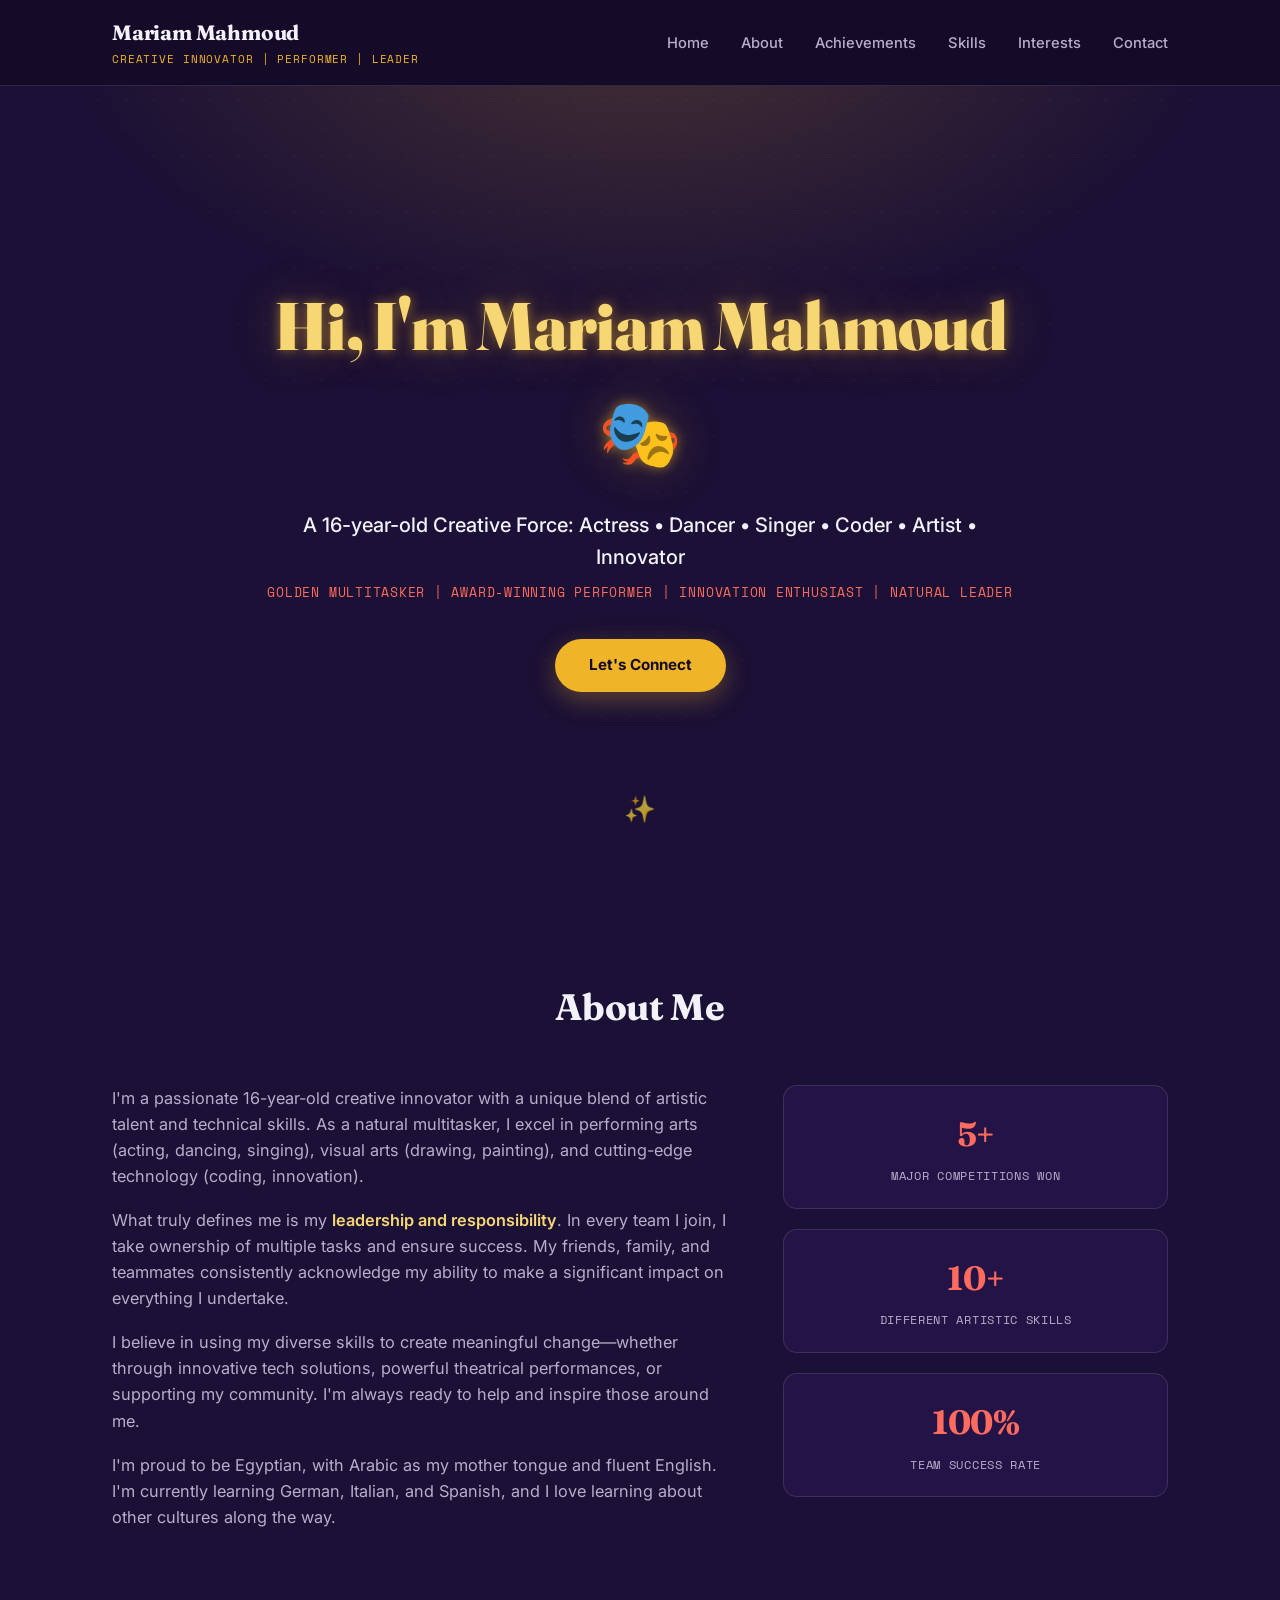
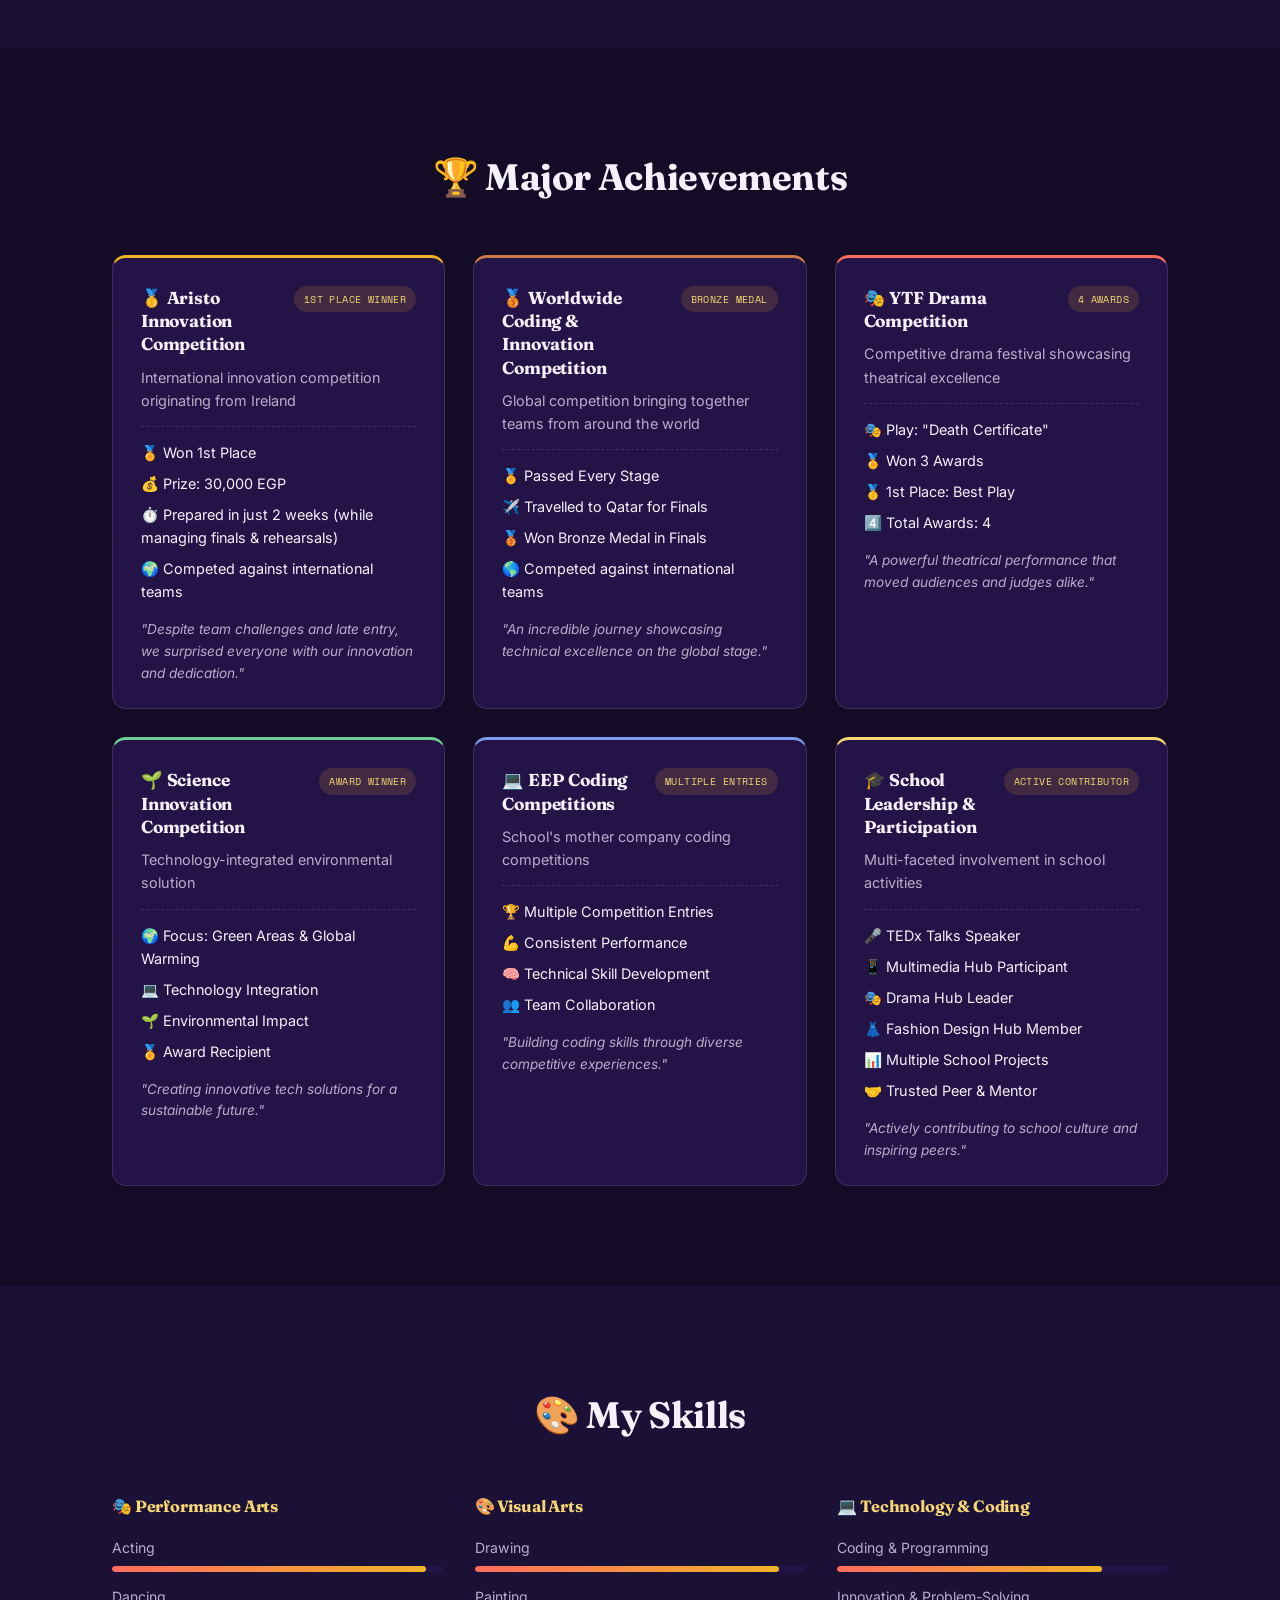
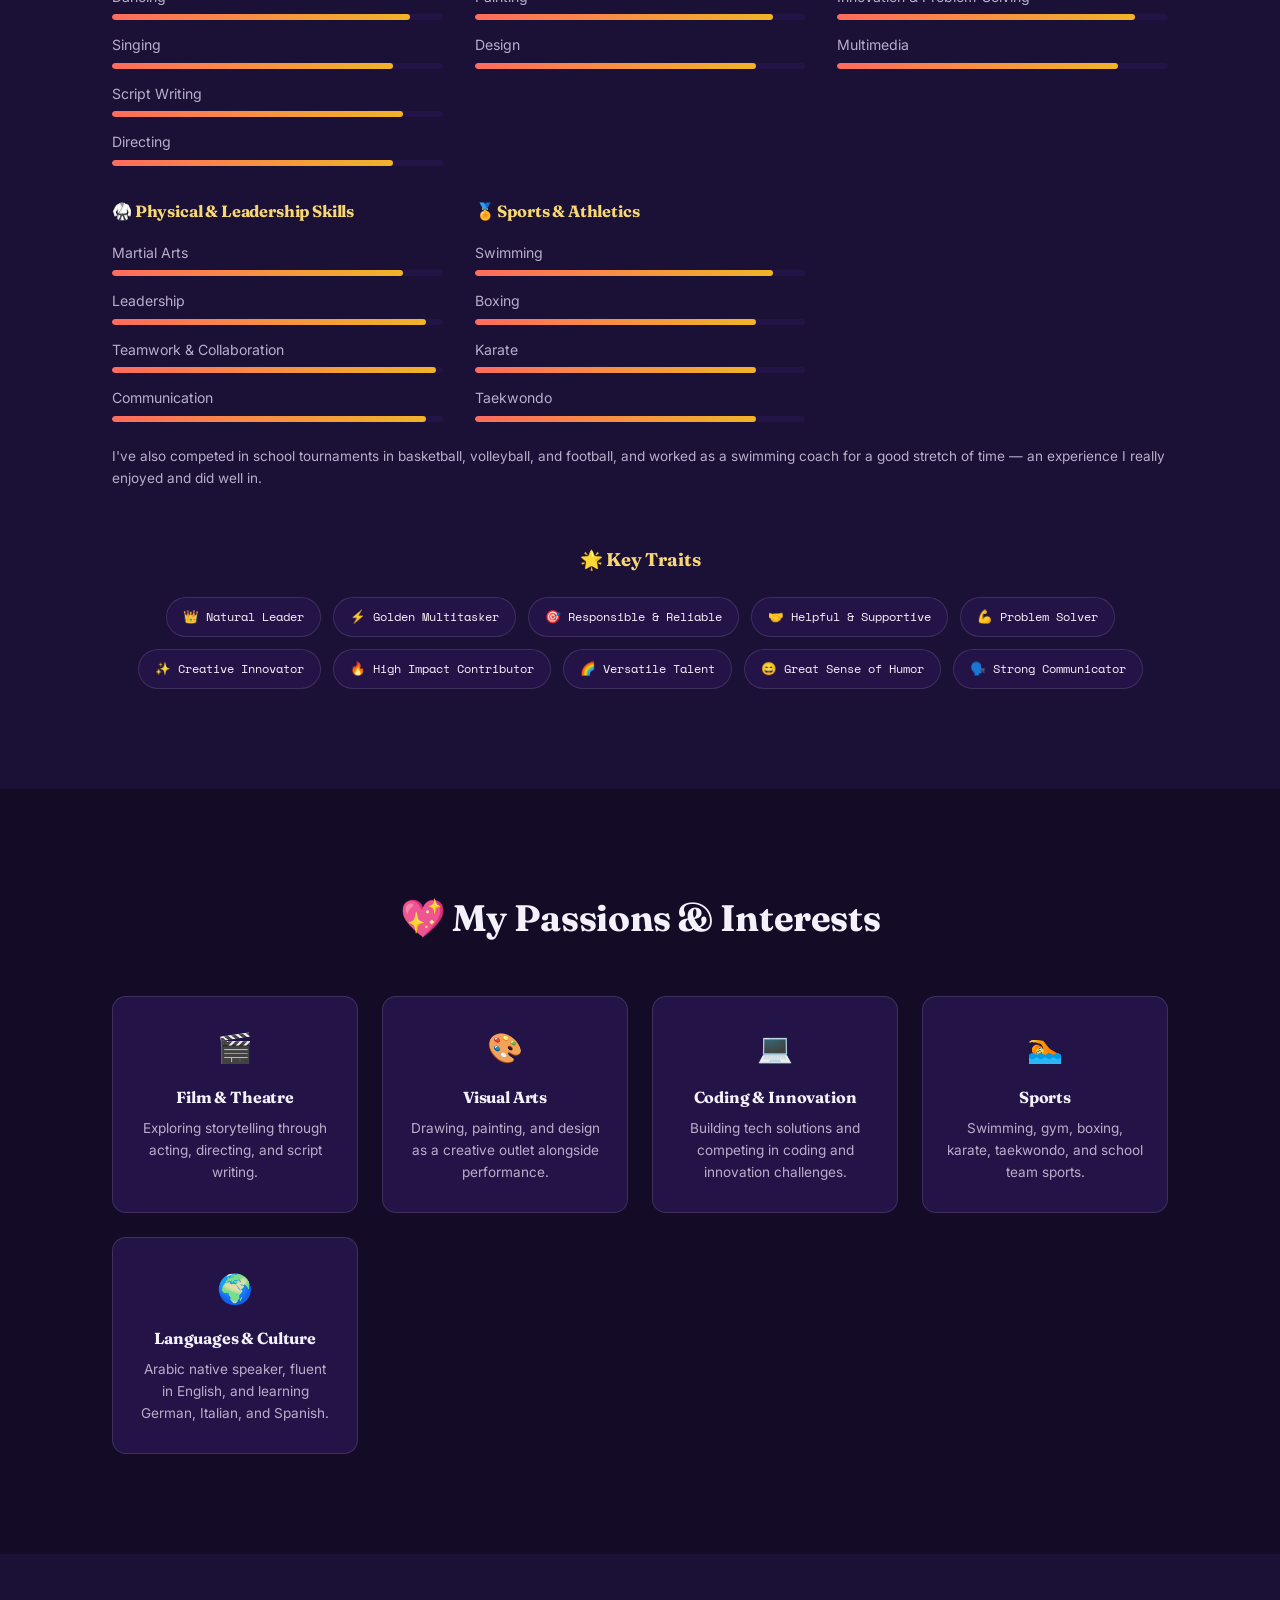
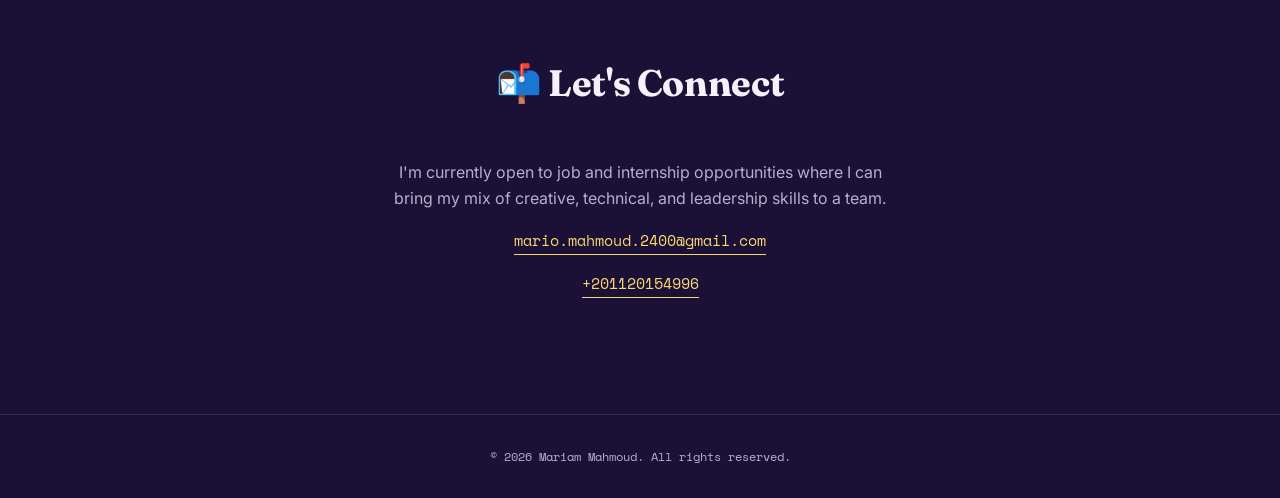
<file: index.html>
<!DOCTYPE html>
<html lang="en">
<head>
    <meta charset="UTF-8">
    <meta name="viewport" content="width=device-width, initial-scale=1.0">
    <title>Mariam Mahmoud - Creative Innovator & Performer</title>
    <link rel="stylesheet" href="style.css">
    <link rel="stylesheet" href="https://cdnjs.cloudflare.com/ajax/libs/font-awesome/6.4.0/css/all.min.css">
</head>
<body>
    <!-- Navigation -->
    <nav class="navbar">
        <div class="container">
            <div class="logo">
                <h1>Mariam Mahmoud</h1>
                <p class="tagline">Creative Innovator | Performer | Leader</p>
            </div>
            <ul class="nav-links">
                <li><a href="#home">Home</a></li>
                <li><a href="#about">About</a></li>
                <li><a href="#achievements">Achievements</a></li>
                <li><a href="#skills">Skills</a></li>
                <li><a href="#interests">Interests</a></li>
                <li><a href="#contact">Contact</a></li>
            </ul>
            <div class="hamburger">
                <span></span>
                <span></span>
                <span></span>
            </div>
        </div>
    </nav>

    <!-- Hero Section -->
    <section class="hero" id="home">
        <div class="hero-content">
            <h1 class="hero-title">Hi, I'm Mariam Mahmoud 🎭</h1>
            <p class="hero-subtitle">A 16-year-old Creative Force: Actress • Dancer • Singer • Coder • Artist • Innovator</p>
            <p class="hero-description">Golden Multitasker | Award-Winning Performer | Innovation Enthusiast | Natural Leader</p>
            <a href="#contact" class="cta-button">Let's Connect</a>
        </div>
        <div class="hero-emoji">
            ✨
        </div>
    </section>

    <!-- About Section -->
    <section class="about" id="about">
        <div class="container">
            <h2>About Me</h2>
            <div class="about-content">
                <div class="about-text">
                    <p>
                        I'm a passionate 16-year-old creative innovator with a unique blend of artistic talent and technical skills. 
                        As a natural multitasker, I excel in performing arts (acting, dancing, singing), visual arts (drawing, painting), 
                        and cutting-edge technology (coding, innovation).
                    </p>
                    <p>
                        What truly defines me is my <strong>leadership and responsibility</strong>. In every team I join, I take ownership 
                        of multiple tasks and ensure success. My friends, family, and teammates consistently acknowledge my ability to make 
                        a significant impact on everything I undertake.
                    </p>
                    <p>
                        I believe in using my diverse skills to create meaningful change—whether through innovative tech solutions, powerful 
                        theatrical performances, or supporting my community. I'm always ready to help and inspire those around me.
                    </p>
                    <p>
                        I'm proud to be Egyptian, with Arabic as my mother tongue and fluent English. I'm currently learning German, 
                        Italian, and Spanish, and I love learning about other cultures along the way.
                    </p>
                </div>
                <div class="about-stats">
                    <div class="stat">
                        <h3>5+</h3>
                        <p>Major Competitions Won</p>
                    </div>
                    <div class="stat">
                        <h3>10+</h3>
                        <p>Different Artistic Skills</p>
                    </div>
                    <div class="stat">
                        <h3>100%</h3>
                        <p>Team Success Rate</p>
                    </div>
                </div>
            </div>
        </div>
    </section>

    <!-- Achievements Section -->
    <section class="achievements" id="achievements">
        <div class="container">
            <h2>🏆 Major Achievements</h2>
            
            <div class="achievements-grid">
                <!-- Aristo Competition -->
                <div class="achievement-card gold">
                    <div class="achievement-header">
                        <h3>🥇 Aristo Innovation Competition</h3>
                        <span class="badge">1st Place Winner</span>
                    </div>
                    <p class="achievement-description">International innovation competition originating from Ireland</p>
                    <ul class="achievement-details">
                        <li>🏅 Won 1st Place</li>
                        <li>💰 Prize: 30,000 EGP</li>
                        <li>⏱️ Prepared in just 2 weeks (while managing finals & rehearsals)</li>
                        <li>🌍 Competed against international teams</li>
                    </ul>
                    <p class="achievement-note">
                        <em>"Despite team challenges and late entry, we surprised everyone with our innovation and dedication."</em>
                    </p>
                </div>

                <!-- Worldwide Coding Competition -->
                <div class="achievement-card bronze">
                    <div class="achievement-header">
                        <h3>🥉 Worldwide Coding & Innovation Competition</h3>
                        <span class="badge">Bronze Medal</span>
                    </div>
                    <p class="achievement-description">Global competition bringing together teams from around the world</p>
                    <ul class="achievement-details">
                        <li>🏅 Passed Every Stage</li>
                        <li>✈️ Travelled to Qatar for Finals</li>
                        <li>🥉 Won Bronze Medal in Finals</li>
                        <li>🌎 Competed against international teams</li>
                    </ul>
                    <p class="achievement-note">
                        <em>"An incredible journey showcasing technical excellence on the global stage."</em>
                    </p>
                </div>

                <!-- YTF Drama Competition -->
                <div class="achievement-card drama">
                    <div class="achievement-header">
                        <h3>🎭 YTF Drama Competition</h3>
                        <span class="badge">4 Awards</span>
                    </div>
                    <p class="achievement-description">Competitive drama festival showcasing theatrical excellence</p>
                    <ul class="achievement-details">
                        <li>🎭 Play: "Death Certificate"</li>
                        <li>🏅 Won 3 Awards</li>
                        <li>🥇 1st Place: Best Play</li>
                        <li>4️⃣ Total Awards: 4</li>
                    </ul>
                    <p class="achievement-note">
                        <em>"A powerful theatrical performance that moved audiences and judges alike."</em>
                    </p>
                </div>

                <!-- Science Innovation -->
                <div class="achievement-card science">
                    <div class="achievement-header">
                        <h3>🌱 Science Innovation Competition</h3>
                        <span class="badge">Award Winner</span>
                    </div>
                    <p class="achievement-description">Technology-integrated environmental solution</p>
                    <ul class="achievement-details">
                        <li>🌍 Focus: Green Areas & Global Warming</li>
                        <li>💻 Technology Integration</li>
                        <li>🌱 Environmental Impact</li>
                        <li>🏅 Award Recipient</li>
                    </ul>
                    <p class="achievement-note">
                        <em>"Creating innovative tech solutions for a sustainable future."</em>
                    </p>
                </div>

                <!-- EEP Competitions -->
                <div class="achievement-card eep">
                    <div class="achievement-header">
                        <h3>💻 EEP Coding Competitions</h3>
                        <span class="badge">Multiple Entries</span>
                    </div>
                    <p class="achievement-description">School's mother company coding competitions</p>
                    <ul class="achievement-details">
                        <li>🏆 Multiple Competition Entries</li>
                        <li>💪 Consistent Performance</li>
                        <li>🧠 Technical Skill Development</li>
                        <li>👥 Team Collaboration</li>
                    </ul>
                    <p class="achievement-note">
                        <em>"Building coding skills through diverse competitive experiences."</em>
                    </p>
                </div>

                <!-- School Involvement -->
                <div class="achievement-card school">
                    <div class="achievement-header">
                        <h3>🎓 School Leadership & Participation</h3>
                        <span class="badge">Active Contributor</span>
                    </div>
                    <p class="achievement-description">Multi-faceted involvement in school activities</p>
                    <ul class="achievement-details">
                        <li>🎤 TEDx Talks Speaker</li>
                        <li>📱 Multimedia Hub Participant</li>
                        <li>🎭 Drama Hub Leader</li>
                        <li>👗 Fashion Design Hub Member</li>
                        <li>📊 Multiple School Projects</li>
                        <li>🤝 Trusted Peer & Mentor</li>
                    </ul>
                    <p class="achievement-note">
                        <em>"Actively contributing to school culture and inspiring peers."</em>
                    </p>
                </div>
            </div>
        </div>
    </section>

    <!-- Skills Section -->
    <section class="skills" id="skills">
        <div class="container">
            <h2>🎨 My Skills</h2>
            
            <div class="skills-container">
                <!-- Performance Arts -->
                <div class="skill-category">
                    <h3>🎭 Performance Arts</h3>
                    <div class="skills-list">
                        <div class="skill-item">
                            <span>Acting</span>
                            <div class="skill-bar">
                                <div class="skill-fill" style="width: 95%;"></div>
                            </div>
                        </div>
                        <div class="skill-item">
                            <span>Dancing</span>
                            <div class="skill-bar">
                                <div class="skill-fill" style="width: 90%;"></div>
                            </div>
                        </div>
                        <div class="skill-item">
                            <span>Singing</span>
                            <div class="skill-bar">
                                <div class="skill-fill" style="width: 85%;"></div>
                            </div>
                        </div>
                        <div class="skill-item">
                            <span>Script Writing</span>
                            <div class="skill-bar">
                                <div class="skill-fill" style="width: 88%;"></div>
                            </div>
                        </div>
                        <div class="skill-item">
                            <span>Directing</span>
                            <div class="skill-bar">
                                <div class="skill-fill" style="width: 85%;"></div>
                            </div>
                        </div>
                    </div>
                </div>

                <!-- Visual Arts -->
                <div class="skill-category">
                    <h3>🎨 Visual Arts</h3>
                    <div class="skills-list">
                        <div class="skill-item">
                            <span>Drawing</span>
                            <div class="skill-bar">
                                <div class="skill-fill" style="width: 92%;"></div>
                            </div>
                        </div>
                        <div class="skill-item">
                            <span>Painting</span>
                            <div class="skill-bar">
                                <div class="skill-fill" style="width: 90%;"></div>
                            </div>
                        </div>
                        <div class="skill-item">
                            <span>Design</span>
                            <div class="skill-bar">
                                <div class="skill-fill" style="width: 85%;"></div>
                            </div>
                        </div>
                    </div>
                </div>

                <!-- Technology & Coding -->
                <div class="skill-category">
                    <h3>💻 Technology & Coding</h3>
                    <div class="skills-list">
                        <div class="skill-item">
                            <span>Coding & Programming</span>
                            <div class="skill-bar">
                                <div class="skill-fill" style="width: 80%;"></div>
                            </div>
                        </div>
                        <div class="skill-item">
                            <span>Innovation & Problem-Solving</span>
                            <div class="skill-bar">
                                <div class="skill-fill" style="width: 90%;"></div>
                            </div>
                        </div>
                        <div class="skill-item">
                            <span>Multimedia</span>
                            <div class="skill-bar">
                                <div class="skill-fill" style="width: 85%;"></div>
                            </div>
                        </div>
                    </div>
                </div>

                <!-- Martial Arts & Other -->
                <div class="skill-category">
                    <h3>🥋 Physical & Leadership Skills</h3>
                    <div class="skills-list">
                        <div class="skill-item">
                            <span>Martial Arts</span>
                            <div class="skill-bar">
                                <div class="skill-fill" style="width: 88%;"></div>
                            </div>
                        </div>
                        <div class="skill-item">
                            <span>Leadership</span>
                            <div class="skill-bar">
                                <div class="skill-fill" style="width: 95%;"></div>
                            </div>
                        </div>
                        <div class="skill-item">
                            <span>Teamwork & Collaboration</span>
                            <div class="skill-bar">
                                <div class="skill-fill" style="width: 98%;"></div>
                            </div>
                        </div>
                        <div class="skill-item">
                            <span>Communication</span>
                            <div class="skill-bar">
                                <div class="skill-fill" style="width: 95%;"></div>
                            </div>
                        </div>
                    </div>
                </div>

                <!-- Sports & Athletics -->
                <div class="skill-category">
                    <h3>🏅 Sports & Athletics</h3>
                    <div class="skills-list">
                        <div class="skill-item">
                            <span>Swimming</span>
                            <div class="skill-bar">
                                <div class="skill-fill" style="width: 90%;"></div>
                            </div>
                        </div>
                        <div class="skill-item">
                            <span>Boxing</span>
                            <div class="skill-bar">
                                <div class="skill-fill" style="width: 85%;"></div>
                            </div>
                        </div>
                        <div class="skill-item">
                            <span>Karate</span>
                            <div class="skill-bar">
                                <div class="skill-fill" style="width: 85%;"></div>
                            </div>
                        </div>
                        <div class="skill-item">
                            <span>Taekwondo</span>
                            <div class="skill-bar">
                                <div class="skill-fill" style="width: 85%;"></div>
                            </div>
                        </div>
                    </div>
                </div>
            </div>

            <p class="achievement-note" style="margin-top: 20px;">
                I've also competed in school tournaments in basketball, volleyball, and football, and worked as a 
                swimming coach for a good stretch of time — an experience I really enjoyed and did well in.
            </p>

            <div class="key-traits">
                <h3>🌟 Key Traits</h3>
                <div class="traits-grid">
                    <div class="trait">👑 Natural Leader</div>
                    <div class="trait">⚡ Golden Multitasker</div>
                    <div class="trait">🎯 Responsible & Reliable</div>
                    <div class="trait">🤝 Helpful & Supportive</div>
                    <div class="trait">💪 Problem Solver</div>
                    <div class="trait">✨ Creative Innovator</div>
                    <div class="trait">🔥 High Impact Contributor</div>
                    <div class="trait">🌈 Versatile Talent</div>
                    <div class="trait">😄 Great Sense of Humor</div>
                    <div class="trait">🗣️ Strong Communicator</div>
                </div>
            </div>
        </div>
    </section>

    <!-- Interests Section -->
    <section class="interests" id="interests">
        <div class="container">
            <h2>💖 My Passions & Interests</h2>
            
            <div class="interests-grid">
                <div class="interest-card">
                    <div class="interest-icon">🎬</div>
                    <h3>Film & Theatre</h3>
                    <p>Exploring storytelling through acting, directing, and script writing.</p>
                </div>
                <div class="interest-card">
                    <div class="interest-icon">🎨</div>
                    <h3>Visual Arts</h3>
                    <p>Drawing, painting, and design as a creative outlet alongside performance.</p>
                </div>
                <div class="interest-card">
                    <div class="interest-icon">💻</div>
                    <h3>Coding & Innovation</h3>
                    <p>Building tech solutions and competing in coding and innovation challenges.</p>
                </div>
                <div class="interest-card">
                    <div class="interest-icon">🏊</div>
                    <h3>Sports</h3>
                    <p>Swimming, gym, boxing, karate, taekwondo, and school team sports.</p>
                </div>
                <div class="interest-card">
                    <div class="interest-icon">🌍</div>
                    <h3>Languages & Culture</h3>
                    <p>Arabic native speaker, fluent in English, and learning German, Italian, and Spanish.</p>
                </div>
            </div>
        </div>
    </section>

    <!-- Contact Section -->
    <section class="contact" id="contact">
        <div class="container">
            <h2>📬 Let's Connect</h2>
            <p>
                I'm currently open to job and internship opportunities where I can bring my mix of creative, 
                technical, and leadership skills to a team.
            </p>
            <p>
                <a href="mailto:mario.mahmoud.2400@gmail.com">mario.mahmoud.2400@gmail.com</a>
            </p>
            <p>
                <a href="tel:+201120154996">+201120154996</a>
            </p>
        </div>
    </section>

    <!-- Footer -->
    <footer>
        <div class="container">
            <p>&copy; 2026 Mariam Mahmoud. All rights reserved.</p>
        </div>
    </footer>

    <script>
        // Simple hamburger menu toggle
        const hamburger = document.querySelector('.hamburger');
        const navLinks = document.querySelector('.nav-links');
        if (hamburger && navLinks) {
            hamburger.addEventListener('click', () => {
                navLinks.classList.toggle('active');
                hamburger.classList.toggle('active');
            });
        }
    </script>
</body>
</html>
</file>
<file: style.css>
/* =========================================================
   Mariam Mahmoud — Portfolio
   Design concept: "Opening Night" — a stage marquee meets
   a creative-technologist's résumé. Curtain plum, spotlight
   gold, coral energy accent. Achievements read like ticket
   stubs; headlines are lit like marquee signage.
   ========================================================= */

@import url('https://fonts.googleapis.com/css2?family=Fraunces:opsz,wght@9..144,400;9..144,600;9..144,700;9..144,900&family=Inter:wght@400;500;600;700&family=Space+Mono:wght@400;700&display=swap');

:root {
    --bg: #1B1035;
    --bg-deep: #140B27;
    --surface: #241347;
    --surface-raised: #2E1958;
    --gold: #F0B429;
    --gold-soft: #F7D774;
    --coral: #FF6B5D;
    --text: #F5F1FA;
    --text-muted: #B8AECB;
    --hairline: rgba(245, 241, 250, 0.12);

    --font-display: 'Fraunces', Georgia, serif;
    --font-body: 'Inter', -apple-system, BlinkMacSystemFont, sans-serif;
    --font-mono: 'Space Mono', monospace;

    --radius: 14px;
    --container-width: 1120px;
}

* {
    margin: 0;
    padding: 0;
    box-sizing: border-box;
}

@media (prefers-reduced-motion: reduce) {
    *, *::before, *::after {
        animation-duration: 0.01ms !important;
        animation-iteration-count: 1 !important;
        transition-duration: 0.01ms !important;
        scroll-behavior: auto !important;
    }
}

html {
    scroll-behavior: smooth;
}

body {
    background: var(--bg);
    color: var(--text);
    font-family: var(--font-body);
    line-height: 1.6;
    overflow-x: hidden;
}

.container {
    max-width: var(--container-width);
    margin: 0 auto;
    padding: 0 32px;
}

a {
    color: inherit;
    text-decoration: none;
}

h1, h2, h3 {
    font-family: var(--font-display);
    font-weight: 700;
    letter-spacing: -0.01em;
}

:focus-visible {
    outline: 2px solid var(--gold);
    outline-offset: 3px;
}

/* =========================================================
   Navbar
   ========================================================= */

.navbar {
    position: sticky;
    top: 0;
    z-index: 100;
    background: rgba(20, 11, 39, 0.85);
    backdrop-filter: blur(10px);
    border-bottom: 1px solid var(--hairline);
}

.navbar .container {
    display: flex;
    align-items: center;
    justify-content: space-between;
    padding-top: 16px;
    padding-bottom: 16px;
}

.logo h1 {
    font-size: 1.3rem;
    color: var(--text);
}

.logo .tagline {
    font-family: var(--font-mono);
    font-size: 0.68rem;
    letter-spacing: 0.08em;
    text-transform: uppercase;
    color: var(--gold);
    margin-top: 2px;
}

.nav-links {
    display: flex;
    gap: 32px;
    list-style: none;
}

.nav-links a {
    font-size: 0.92rem;
    font-weight: 500;
    color: var(--text-muted);
    position: relative;
    padding-bottom: 4px;
    transition: color 0.2s ease;
}

.nav-links a::after {
    content: '';
    position: absolute;
    left: 0;
    bottom: 0;
    width: 0;
    height: 2px;
    background: var(--gold);
    transition: width 0.25s ease;
}

.nav-links a:hover {
    color: var(--text);
}

.nav-links a:hover::after {
    width: 100%;
}

.hamburger {
    display: none;
    flex-direction: column;
    gap: 5px;
    cursor: pointer;
    background: none;
    border: none;
}

.hamburger span {
    width: 24px;
    height: 2px;
    background: var(--text);
    border-radius: 2px;
    transition: transform 0.25s ease, opacity 0.25s ease;
}

.hamburger.active span:nth-child(1) { transform: translateY(7px) rotate(45deg); }
.hamburger.active span:nth-child(2) { opacity: 0; }
.hamburger.active span:nth-child(3) { transform: translateY(-7px) rotate(-45deg); }

/* =========================================================
   Hero — the marquee
   ========================================================= */

.hero {
    position: relative;
    min-height: 88vh;
    display: flex;
    flex-direction: column;
    align-items: center;
    justify-content: center;
    text-align: center;
    padding: 80px 32px;
    overflow: hidden;
    background:
        radial-gradient(ellipse 900px 500px at 50% -10%, rgba(240, 180, 41, 0.20), transparent 65%),
        var(--bg);
}

.hero::before {
    content: '';
    position: absolute;
    inset: 0;
    background-image: radial-gradient(circle, rgba(245,241,250,0.5) 1px, transparent 1.5px);
    background-size: 28px 28px;
    opacity: 0.06;
    pointer-events: none;
}

.hero-content {
    position: relative;
    z-index: 2;
    max-width: 760px;
}

.hero-title {
    font-size: clamp(2.4rem, 6vw, 4.2rem);
    font-weight: 900;
    font-variation-settings: 'SOFT' 0, 'opsz' 144;
    color: var(--gold-soft);
    text-shadow:
        0 0 12px rgba(240, 180, 41, 0.55),
        0 0 48px rgba(240, 180, 41, 0.25);
    animation: marquee-glow 3.5s ease-in-out infinite;
}

@keyframes marquee-glow {
    0%, 100% {
        text-shadow: 0 0 12px rgba(240, 180, 41, 0.45), 0 0 48px rgba(240, 180, 41, 0.2);
    }
    50% {
        text-shadow: 0 0 18px rgba(240, 180, 41, 0.75), 0 0 64px rgba(240, 180, 41, 0.35);
    }
}

.hero-subtitle {
    margin-top: 22px;
    font-size: clamp(1rem, 2.4vw, 1.25rem);
    font-weight: 500;
    color: var(--text);
}

.hero-description {
    margin-top: 10px;
    font-family: var(--font-mono);
    font-size: 0.8rem;
    letter-spacing: 0.06em;
    text-transform: uppercase;
    color: var(--coral);
}

.cta-button {
    display: inline-block;
    margin-top: 36px;
    padding: 14px 34px;
    background: var(--gold);
    color: var(--bg-deep);
    font-weight: 700;
    font-size: 0.95rem;
    border-radius: 999px;
    box-shadow: 0 8px 24px rgba(240, 180, 41, 0.3);
    transition: transform 0.2s ease, box-shadow 0.2s ease;
}

.cta-button:hover {
    transform: translateY(-2px);
    box-shadow: 0 12px 32px rgba(240, 180, 41, 0.45);
}

.hero-emoji {
    position: absolute;
    bottom: 48px;
    font-size: 1.6rem;
    opacity: 0.7;
    animation: float 3.2s ease-in-out infinite;
}

@keyframes float {
    0%, 100% { transform: translateY(0); }
    50% { transform: translateY(-10px); }
}

/* =========================================================
   Section shells
   ========================================================= */

section {
    padding: 100px 0;
}

section h2 {
    font-size: clamp(1.7rem, 3.4vw, 2.3rem);
    margin-bottom: 48px;
    text-align: center;
}

.about { background: var(--bg); }
.achievements { background: var(--bg-deep); }
.skills { background: var(--bg); }
.interests { background: var(--bg-deep); }
.contact { background: var(--bg); text-align: center; }

/* =========================================================
   About
   ========================================================= */

.about-content {
    display: grid;
    grid-template-columns: 1.6fr 1fr;
    gap: 56px;
    align-items: start;
}

.about-text p {
    color: var(--text-muted);
    font-size: 1.02rem;
    margin-bottom: 18px;
}

.about-text strong {
    color: var(--gold-soft);
    font-weight: 600;
}

.about-stats {
    display: flex;
    flex-direction: column;
    gap: 20px;
}

.stat {
    background: var(--surface);
    border: 1px solid var(--hairline);
    border-radius: var(--radius);
    padding: 22px 24px;
    text-align: center;
}

.stat h3 {
    font-size: 2.1rem;
    color: var(--coral);
}

.stat p {
    margin-top: 6px;
    font-family: var(--font-mono);
    font-size: 0.72rem;
    letter-spacing: 0.06em;
    text-transform: uppercase;
    color: var(--text-muted);
}

/* =========================================================
   Achievements — ticket stubs
   ========================================================= */

.achievements-grid {
    display: grid;
    grid-template-columns: repeat(auto-fit, minmax(320px, 1fr));
    gap: 28px;
}

.achievement-card {
    position: relative;
    background: var(--surface);
    border: 1px solid var(--hairline);
    border-radius: var(--radius);
    padding: 28px 28px 24px;
    background-image: radial-gradient(circle at 0 50%, transparent 9px, var(--surface) 9.5px),
                       radial-gradient(circle at 100% 50%, transparent 9px, var(--surface) 9.5px);
    background-position: left center, right center;
    background-repeat: no-repeat;
    transition: transform 0.25s ease, border-color 0.25s ease;
}

.achievement-card:hover {
    transform: translateY(-4px);
    border-color: var(--gold);
}

.achievement-card::after {
    content: '';
    position: absolute;
    top: 14px;
    bottom: 14px;
    left: 50%;
    width: 0;
    border-left: 2px dashed var(--hairline);
    display: none; /* stub divider reserved for future two-part layout */
}

.achievement-card.gold { border-top: 3px solid var(--gold); }
.achievement-card.bronze { border-top: 3px solid #C97A4A; }
.achievement-card.drama { border-top: 3px solid var(--coral); }
.achievement-card.science { border-top: 3px solid #6FCF97; }
.achievement-card.eep { border-top: 3px solid #7C9CF0; }
.achievement-card.school { border-top: 3px solid var(--gold-soft); }

.achievement-header {
    display: flex;
    justify-content: space-between;
    align-items: flex-start;
    gap: 12px;
    margin-bottom: 10px;
}

.achievement-header h3 {
    font-size: 1.08rem;
    line-height: 1.35;
}

.badge {
    flex-shrink: 0;
    font-family: var(--font-mono);
    font-size: 0.65rem;
    letter-spacing: 0.04em;
    text-transform: uppercase;
    background: rgba(240, 180, 41, 0.14);
    color: var(--gold-soft);
    padding: 5px 10px;
    border-radius: 999px;
    white-space: nowrap;
}

.achievement-description {
    color: var(--text-muted);
    font-size: 0.9rem;
    margin-bottom: 14px;
}

.achievement-details {
    list-style: none;
    display: flex;
    flex-direction: column;
    gap: 8px;
    margin-bottom: 16px;
    padding-top: 14px;
    border-top: 1px dashed var(--hairline);
}

.achievement-details li {
    font-size: 0.9rem;
    color: var(--text);
}

.achievement-note {
    font-size: 0.85rem;
    color: var(--text-muted);
}

.achievement-note em {
    font-style: italic;
}

/* =========================================================
   Skills
   ========================================================= */

.skills-container {
    display: grid;
    grid-template-columns: repeat(auto-fit, minmax(260px, 1fr));
    gap: 32px;
    margin-bottom: 24px;
}

.skill-category h3 {
    font-size: 1.02rem;
    margin-bottom: 18px;
    color: var(--gold-soft);
}

.skills-list {
    display: flex;
    flex-direction: column;
    gap: 14px;
}

.skill-item span {
    display: block;
    font-size: 0.88rem;
    margin-bottom: 6px;
    color: var(--text-muted);
}

.skill-bar {
    width: 100%;
    height: 6px;
    background: var(--surface);
    border-radius: 999px;
    overflow: hidden;
}

.skill-fill {
    height: 100%;
    border-radius: 999px;
    background: linear-gradient(90deg, var(--coral), var(--gold));
    transform-origin: left;
    animation: fill-in 1.1s ease-out both;
}

@keyframes fill-in {
    from { transform: scaleX(0); }
    to { transform: scaleX(1); }
}

.key-traits {
    margin-top: 56px;
    text-align: center;
}

.key-traits h3 {
    font-size: 1.15rem;
    margin-bottom: 22px;
    color: var(--gold-soft);
}

.traits-grid {
    display: flex;
    flex-wrap: wrap;
    justify-content: center;
    gap: 12px;
}

.trait {
    font-family: var(--font-mono);
    font-size: 0.78rem;
    padding: 9px 16px;
    border: 1px solid var(--hairline);
    border-radius: 999px;
    color: var(--text);
    background: var(--surface);
    transition: border-color 0.2s ease, color 0.2s ease;
}

.trait:hover {
    border-color: var(--coral);
    color: var(--coral);
}

/* =========================================================
   Interests
   ========================================================= */

.interests-grid {
    display: grid;
    grid-template-columns: repeat(auto-fit, minmax(220px, 1fr));
    gap: 24px;
}

.interest-card {
    background: var(--surface);
    border: 1px solid var(--hairline);
    border-radius: var(--radius);
    padding: 28px 24px;
    text-align: center;
    transition: transform 0.25s ease, border-color 0.25s ease;
}

.interest-card:hover {
    transform: translateY(-4px);
    border-color: var(--gold);
}

.interest-icon {
    font-size: 1.8rem;
    margin-bottom: 14px;
}

.interest-card h3 {
    font-size: 1rem;
    margin-bottom: 8px;
}

.interest-card p {
    font-size: 0.85rem;
    color: var(--text-muted);
}

/* =========================================================
   Contact
   ========================================================= */

.contact p {
    color: var(--text-muted);
    max-width: 520px;
    margin: 0 auto 16px;
}

.contact a {
    display: inline-block;
    font-family: var(--font-mono);
    font-size: 0.95rem;
    color: var(--gold-soft);
    border-bottom: 1px solid var(--gold-soft);
    padding-bottom: 2px;
    transition: color 0.2s ease, border-color 0.2s ease;
}

.contact a:hover {
    color: var(--coral);
    border-color: var(--coral);
}

/* =========================================================
   Footer
   ========================================================= */

footer {
    padding: 32px 0;
    border-top: 1px solid var(--hairline);
    text-align: center;
}

footer p {
    font-family: var(--font-mono);
    font-size: 0.75rem;
    color: var(--text-muted);
}

/* =========================================================
   Responsive
   ========================================================= */

@media (max-width: 900px) {
    .about-content {
        grid-template-columns: 1fr;
    }

    .about-stats {
        flex-direction: row;
        flex-wrap: wrap;
    }

    .about-stats .stat {
        flex: 1 1 140px;
    }
}

@media (max-width: 768px) {
    .nav-links {
        position: absolute;
        top: 100%;
        left: 0;
        right: 0;
        flex-direction: column;
        background: var(--bg-deep);
        padding: 20px 32px;
        gap: 18px;
        border-bottom: 1px solid var(--hairline);
        transform: translateY(-8px);
        opacity: 0;
        pointer-events: none;
        transition: transform 0.2s ease, opacity 0.2s ease;
    }

    .nav-links.active {
        transform: translateY(0);
        opacity: 1;
        pointer-events: auto;
    }

    .hamburger {
        display: flex;
    }

    section {
        padding: 72px 0;
    }
}
</file>
